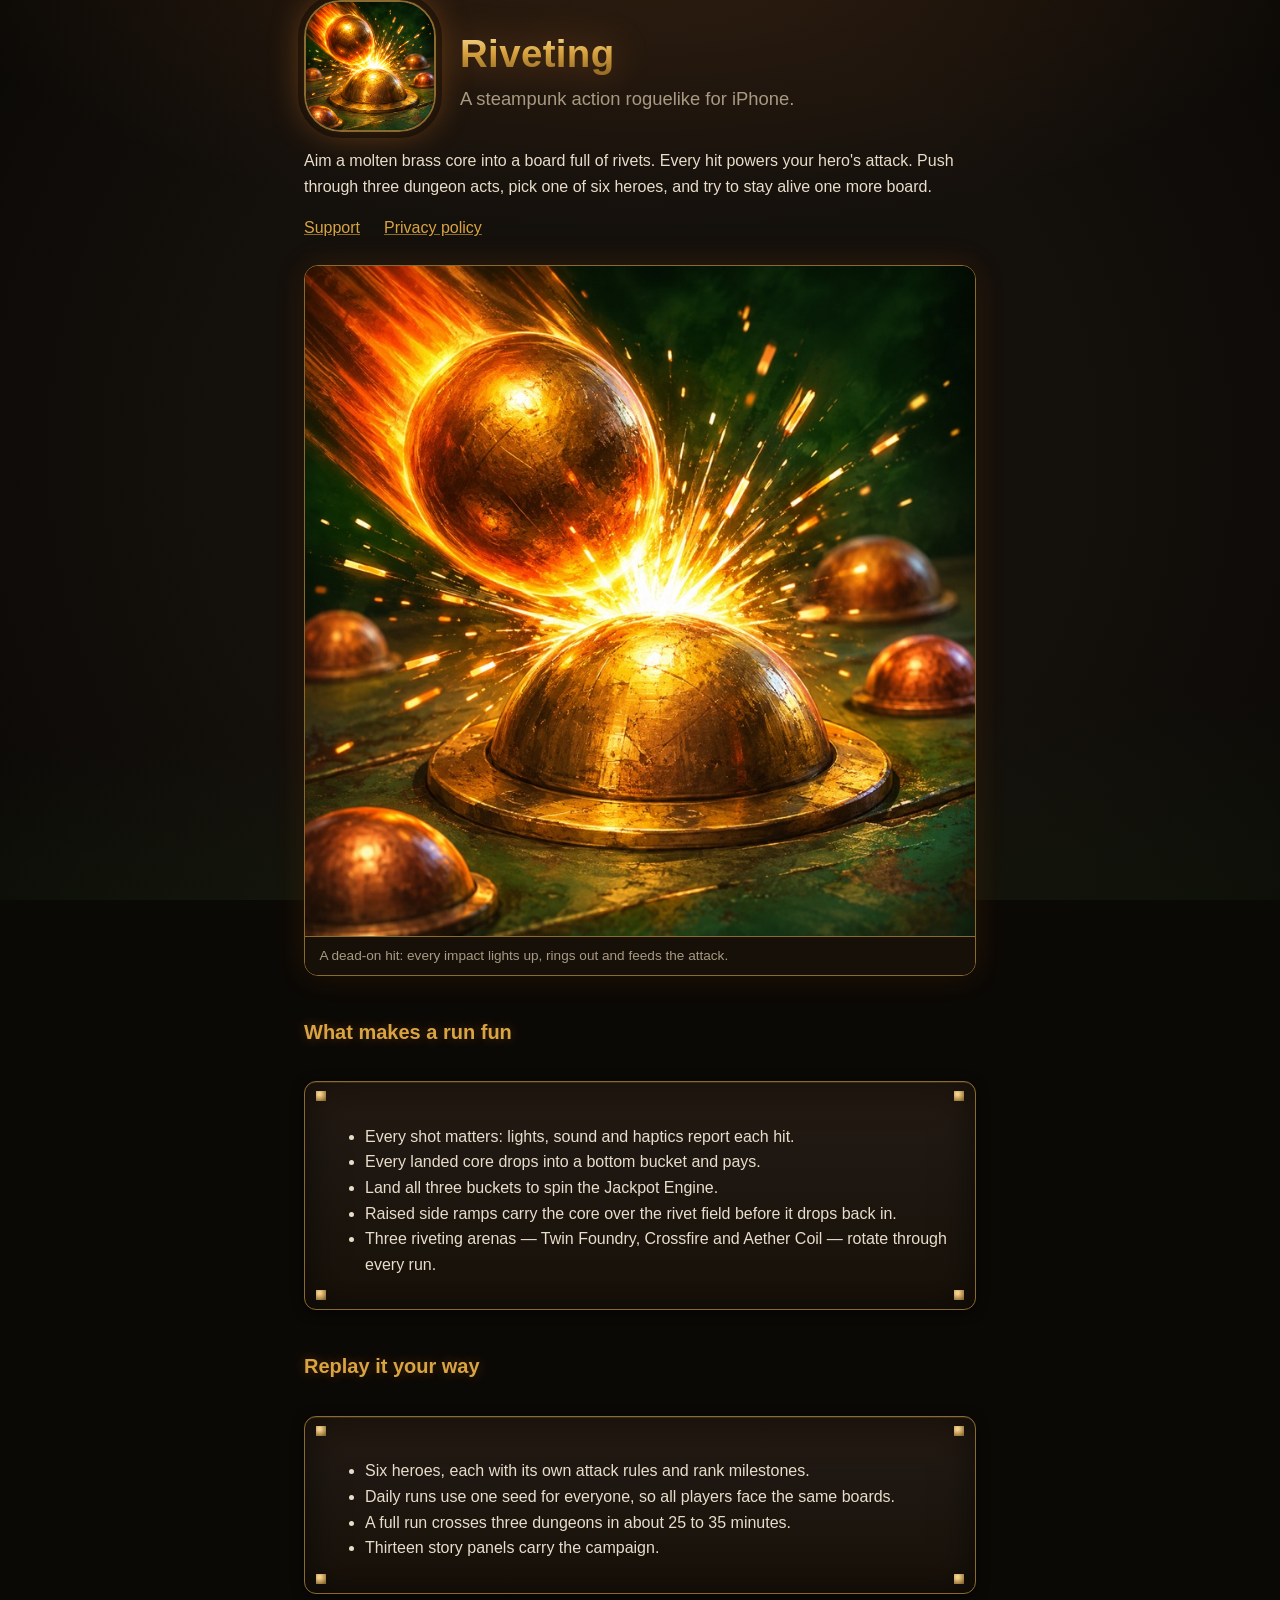
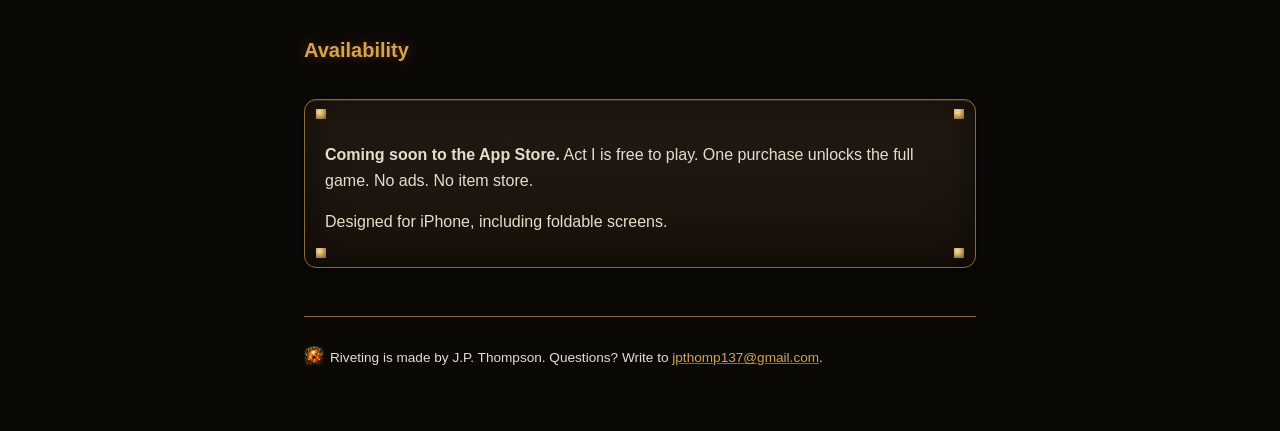
<file: index.html>
<!DOCTYPE html>
<html lang="en">
<head>
  <meta charset="utf-8">
  <meta name="viewport" content="width=device-width, initial-scale=1">
  <meta name="description" content="Riveting is a steampunk action roguelike for iPhone. Aim a brass core into a board of rivets; every hit powers your hero's attack.">
  <meta name="theme-color" content="#14100c">
  <title>Riveting — a steampunk action roguelike for iPhone</title>
  <link rel="stylesheet" href="styles.css">
  <link rel="icon" type="image/png" href="assets/emblem.png">
</head>
<body>
  <header class="hero">
    <img class="hero-icon" src="assets/hero.jpg" alt="A molten brass core slams into a rivet head, throwing sparks." width="132" height="132">
    <div class="hero-copy">
      <h1>Riveting</h1>
      <p class="tagline">A steampunk action roguelike for iPhone.</p>
    </div>
  </header>
  <main>
    <p>Aim a molten brass core into a board full of rivets. Every hit powers your hero's attack. Push through three dungeon acts, pick one of six heroes, and try to stay alive one more board.</p>
    <nav>
      <a href="support.html">Support</a>
      <a href="privacy.html">Privacy policy</a>
    </nav>

    <figure class="feature">
      <img src="assets/hero.jpg" alt="A molten brass core smashes into a raised rivet on green steel, throwing sparks." width="800" height="800">
      <figcaption>A dead-on hit: every impact lights up, rings out and feeds the attack.</figcaption>
    </figure>

    <h2>What makes a run fun</h2>
    <div class="panel plaque">
      <ul>
        <li>Every shot matters: lights, sound and haptics report each hit.</li>
        <li>Every landed core drops into a bottom bucket and pays.</li>
        <li>Land all three buckets to spin the Jackpot Engine.</li>
        <li>Raised side ramps carry the core over the rivet field before it drops back in.</li>
        <li>Three riveting arenas — Twin Foundry, Crossfire and Aether Coil — rotate through every run.</li>
      </ul>
    </div>

    <h2>Replay it your way</h2>
    <div class="panel plaque">
      <ul>
        <li>Six heroes, each with its own attack rules and rank milestones.</li>
        <li>Daily runs use one seed for everyone, so all players face the same boards.</li>
        <li>A full run crosses three dungeons in about 25 to 35 minutes.</li>
        <li>Thirteen story panels carry the campaign.</li>
      </ul>
    </div>

    <h2>Availability</h2>
    <div class="panel plaque">
      <p><strong>Coming soon to the App Store.</strong> Act I is free to play. One purchase unlocks the full game. No ads. No item store.</p>
      <p>Designed for iPhone, including foldable screens.</p>
    </div>

    <!-- TODO: add App Store badge and gameplay screenshots here before launch. -->
  </main>
  <footer>
    <p><img src="assets/emblem.png" alt="" width="20" height="20">Riveting is made by J.P. Thompson. Questions? Write to <a href="mailto:jpthomp137@gmail.com">jpthomp137@gmail.com</a>.</p>
  </footer>
</body>
</html>
</file>
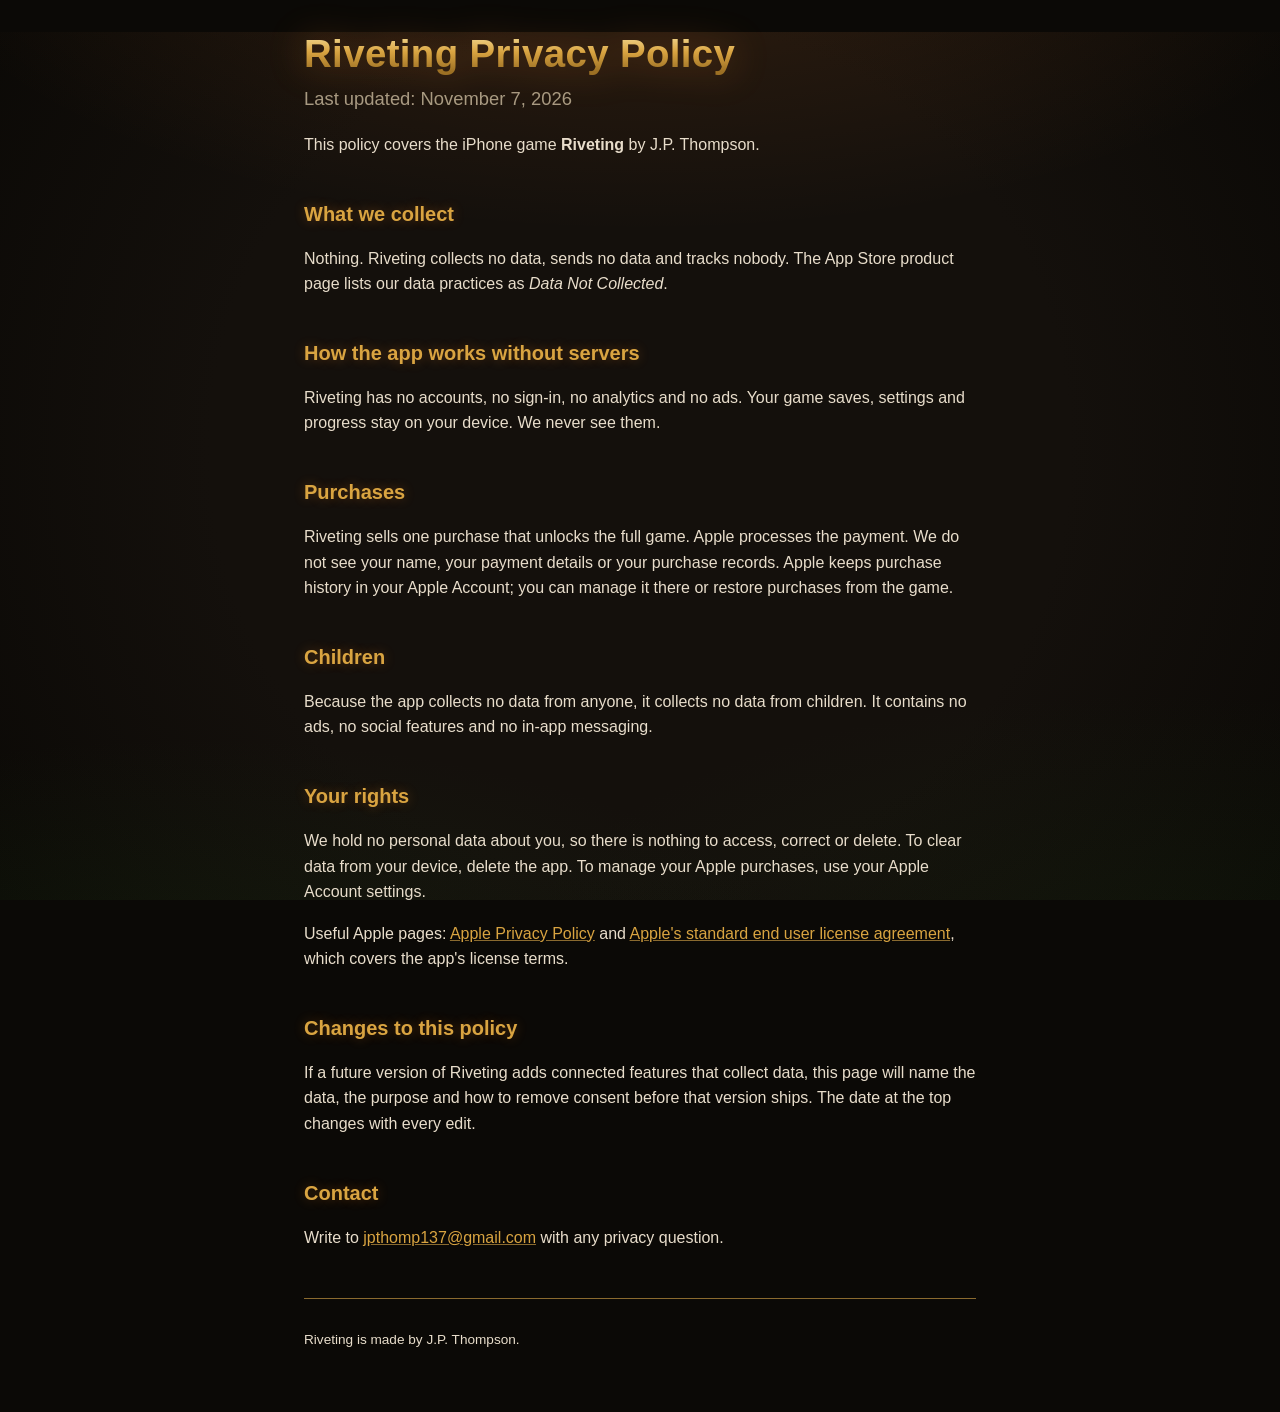
<file: privacy.html>
<!DOCTYPE html>
<html lang="en">
<head>
  <meta charset="utf-8">
  <meta name="viewport" content="width=device-width, initial-scale=1">
  <meta name="description" content="Privacy policy for Riveting, a steampunk action roguelike for iPhone.">
  <title>Riveting — Privacy Policy</title>
  <link rel="stylesheet" href="styles.css">
  <link rel="icon" type="image/png" href="assets/emblem.png">
</head>
<body>
  <header>
    <h1>Riveting Privacy Policy</h1>
    <p class="tagline">Last updated: November 7, 2026</p>
  </header>
  <main>
    <p>This policy covers the iPhone game <strong>Riveting</strong> by J.P. Thompson.</p>

    <h2>What we collect</h2>
    <p>Nothing. Riveting collects no data, sends no data and tracks nobody. The App Store product page lists our data practices as <em>Data Not Collected</em>.</p>

    <h2>How the app works without servers</h2>
    <p>Riveting has no accounts, no sign-in, no analytics and no ads. Your game saves, settings and progress stay on your device. We never see them.</p>

    <h2>Purchases</h2>
    <p>Riveting sells one purchase that unlocks the full game. Apple processes the payment. We do not see your name, your payment details or your purchase records. Apple keeps purchase history in your Apple Account; you can manage it there or restore purchases from the game.</p>

    <h2>Children</h2>
    <p>Because the app collects no data from anyone, it collects no data from children. It contains no ads, no social features and no in-app messaging.</p>

    <h2>Your rights</h2>
    <p>We hold no personal data about you, so there is nothing to access, correct or delete. To clear data from your device, delete the app. To manage your Apple purchases, use your Apple Account settings.</p>
    <p>Useful Apple pages: <a href="https://www.apple.com/legal/privacy/en-ww/">Apple Privacy Policy</a> and <a href="https://www.apple.com/legal/internet-services/itunes/dev/stdequality/">Apple's standard end user license agreement</a>, which covers the app's license terms.</p>

    <h2>Changes to this policy</h2>
    <p>If a future version of Riveting adds connected features that collect data, this page will name the data, the purpose and how to remove consent before that version ships. The date at the top changes with every edit.</p>

    <h2>Contact</h2>
    <p>Write to <a href="mailto:jpthomp137@gmail.com">jpthomp137@gmail.com</a> with any privacy question.</p>
  </main>
  <footer>
    <p>Riveting is made by J.P. Thompson.</p>
  </footer>
</body>
</html>
</file>
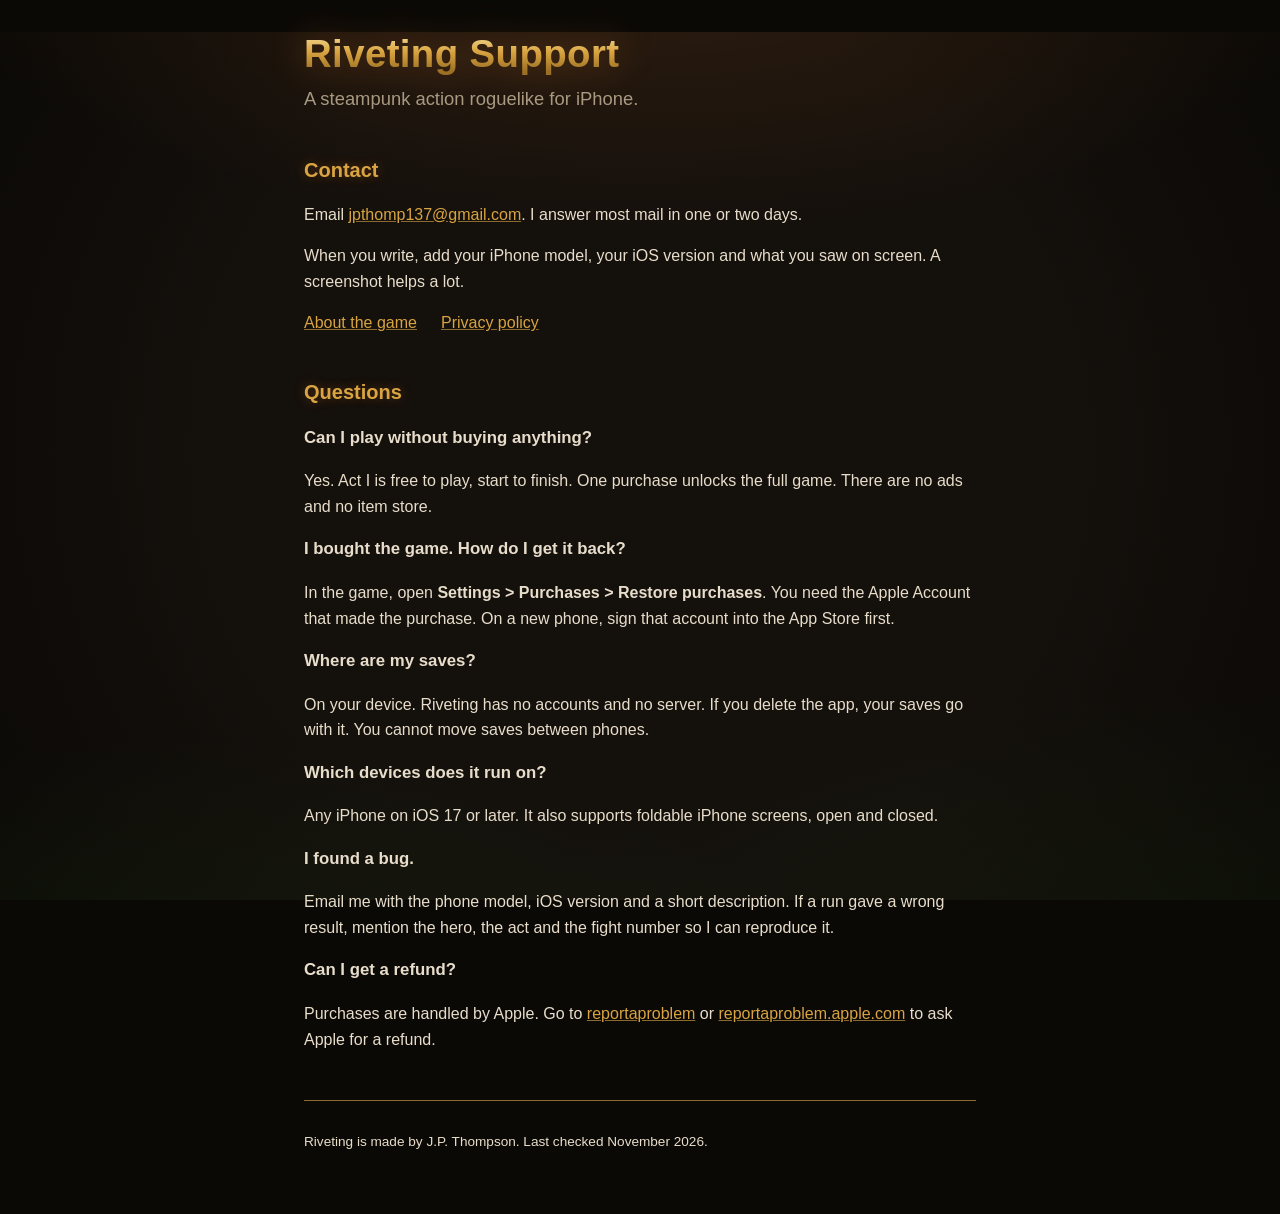
<file: support.html>
<!DOCTYPE html>
<html lang="en">
<head>
  <meta charset="utf-8">
  <meta name="viewport" content="width=device-width, initial-scale=1">
  <meta name="description" content="Support and help for Riveting, a steampunk action roguelike for iPhone.">
  <title>Riveting — Support</title>
  <link rel="stylesheet" href="styles.css">
  <link rel="icon" type="image/png" href="assets/emblem.png">
</head>
<body>
  <header>
    <h1>Riveting Support</h1>
    <p class="tagline">A steampunk action roguelike for iPhone.</p>
  </header>
  <main>
    <!-- Contact stays first: App Review looks for it above the fold on a phone. -->
    <h2>Contact</h2>
    <div class="contact">
      <p>Email <a href="mailto:jpthomp137@gmail.com">jpthomp137@gmail.com</a>. I answer most mail in one or two days.</p>
    </div>
    <p>When you write, add your iPhone model, your iOS version and what you saw on screen. A screenshot helps a lot.</p>

    <nav>
      <a href="index.html">About the game</a>
      <a href="privacy.html">Privacy policy</a>
    </nav>

    <h2>Questions</h2>

    <h3>Can I play without buying anything?</h3>
    <p>Yes. Act I is free to play, start to finish. One purchase unlocks the full game. There are no ads and no item store.</p>

    <h3>I bought the game. How do I get it back?</h3>
    <p>In the game, open <strong>Settings &gt; Purchases &gt; Restore purchases</strong>. You need the Apple Account that made the purchase. On a new phone, sign that account into the App Store first.</p>

    <h3>Where are my saves?</h3>
    <p>On your device. Riveting has no accounts and no server. If you delete the app, your saves go with it. You cannot move saves between phones.</p>

    <h3>Which devices does it run on?</h3>
    <p>Any iPhone on iOS 17 or later. It also supports foldable iPhone screens, open and closed.</p>

    <h3>I found a bug.</h3>
    <p>Email me with the phone model, iOS version and a short description. If a run gave a wrong result, mention the hero, the act and the fight number so I can reproduce it.</p>

    <h3>Can I get a refund?</h3>
    <p>Purchases are handled by Apple. Go to <a href="https://apps.apple.com/account/subscriptions">reportaproblem</a> or <a href="https://reportaproblem.apple.com">reportaproblem.apple.com</a> to ask Apple for a refund.</p>
  </main>
  <footer>
    <p>Riveting is made by J.P. Thompson. Last checked November 2026.</p>
  </footer>
</body>
</html>
</file>
<file: styles.css>
:root {
  --bg: #14100c;
  --bg-deep: #0b0906;
  --steel: #16220f;
  --panel: #1f1812;
  --text: #e8ddcb;
  --dim: #a89a82;
  --brass: #d9a441;
  --brass-dark: #8a6a2f;
  --ember: #ff8a2a;
}

* { box-sizing: border-box; }

html { background: var(--bg-deep); }

body {
  margin: 0;
  padding: 0 1rem 3rem;
  color: var(--text);
  font: 16px/1.6 -apple-system, "SF Pro Text", "Helvetica Neue", Helvetica, Arial, sans-serif;
  background:
    radial-gradient(ellipse 90% 55% at 50% -10%, rgba(255, 130, 40, 0.13), transparent 65%),
    radial-gradient(ellipse 70% 40% at 15% 110%, rgba(40, 90, 30, 0.16), transparent 70%),
    radial-gradient(ellipse 70% 40% at 90% 105%, rgba(40, 90, 30, 0.12), transparent 70%),
    radial-gradient(circle at 50% 50%, var(--bg) 55%, var(--bg-deep) 100%);
  background-attachment: fixed;
  min-height: 100vh;
}

main, header {
  max-width: 42rem;
  margin: 0 auto;
}

/* Brass gunmetal heading */
h1 {
  font-size: 2.4rem;
  line-height: 1.15;
  margin: 2rem 0 0.5rem;
  background: linear-gradient(180deg, #f7e3a1 0%, var(--brass) 45%, #9c7024 90%);
  -webkit-background-clip: text;
  background-clip: text;
  -webkit-text-fill-color: transparent;
  filter: drop-shadow(0 0 18px rgba(255, 140, 40, 0.35));
  letter-spacing: 0.01em;
}

h2 {
  font-size: 1.25rem;
  margin: 2.5rem 0 0.5rem;
  color: var(--brass);
  text-shadow: 0 0 12px rgba(255, 140, 40, 0.3);
}

h3 {
  color: var(--text);
  font-size: 1.05rem;
}

p, li { color: var(--text); }

a { color: var(--brass); text-decoration-color: var(--brass-dark); }
a:hover { color: #f0c169; }

.tagline {
  font-size: 1.15rem;
  color: var(--dim);
  margin-top: 0;
}

/* Riveted plaque panel: brass rim + corner rivet heads */
.panel {
  background: linear-gradient(180deg, #241a10 0%, var(--panel) 30%, #181109 100%);
  border: 1px solid var(--brass-dark);
  border-radius: 12px;
  padding: 1rem 1.25rem;
  margin: 1.5rem 0;
  box-shadow:
    inset 0 1px 0 rgba(255, 200, 120, 0.12),
    inset 0 0 40px rgba(0, 0, 0, 0.55),
    0 2px 12px rgba(0, 0, 0, 0.6);
  position: relative;
}

.plaque {
  padding-top: 1.6rem;
  margin-top: 2.1rem;
}

/* Corner rivet heads on the plaque rim */
.plaque::before {
  content: "";
  position: absolute;
  inset: 9px 11px;
  pointer-events: none;
  background-image:
    radial-gradient(circle at 35% 30%, #f4cf8a 15%, var(--brass-dark) 85%),
    radial-gradient(circle at 35% 30%, #f4cf8a 15%, var(--brass-dark) 85%),
    radial-gradient(circle at 35% 30%, #f4cf8a 15%, var(--brass-dark) 85%),
    radial-gradient(circle at 35% 30%, #f4cf8a 15%, var(--brass-dark) 85%);
  background-size: 10px 10px;
  background-repeat: no-repeat;
  background-position: top left, top right, bottom left, bottom right;
}

/* Hero block */
.hero {
  display: flex;
  align-items: center;
  gap: 1.5rem;
}

.hero-icon {
  flex: 0 0 auto;
  width: 132px;
  height: 132px;
  border-radius: 28%;
  border: 2px solid var(--brass-dark);
  outline: 6px solid rgba(0, 0, 0, 0.45);
  box-shadow: 0 0 34px rgba(255, 140, 40, 0.4);
}

.hero-copy { min-width: 0; }

@media (max-width: 480px) {
  .hero { flex-direction: column; text-align: center; }
  h1 { margin-top: 1.5rem; }
}

/* Featured art */
figure.feature {
  margin: 1.5rem 0;
  border-radius: 14px;
  overflow: hidden;
  border: 1px solid var(--brass-dark);
  box-shadow: 0 0 30px rgba(255, 140, 40, 0.15), 0 4px 18px rgba(0, 0, 0, 0.65);
}

figure.feature img {
  display: block;
  width: 100%;
  height: auto;
}

figure.feature figcaption {
  padding: 0.5rem 0.9rem;
  font-size: 0.85rem;
  color: var(--dim);
  background: #171008;
  border-top: 1px solid var(--brass-dark);
}

.contact {
  margin: 1rem 0 0;
}

nav {
  margin-top: 0.75rem;
  display: flex;
  gap: 1.5rem;
}

footer {
  max-width: 42rem;
  margin: 3rem auto 0;
  border-top: 1px solid var(--brass-dark);
  padding-top: 1rem;
  color: var(--dim);
  font-size: 0.85rem;
}

footer img {
  width: 20px;
  height: 20px;
  border-radius: 6px;
  vertical-align: -4px;
  margin-right: 6px;
}
</file>
